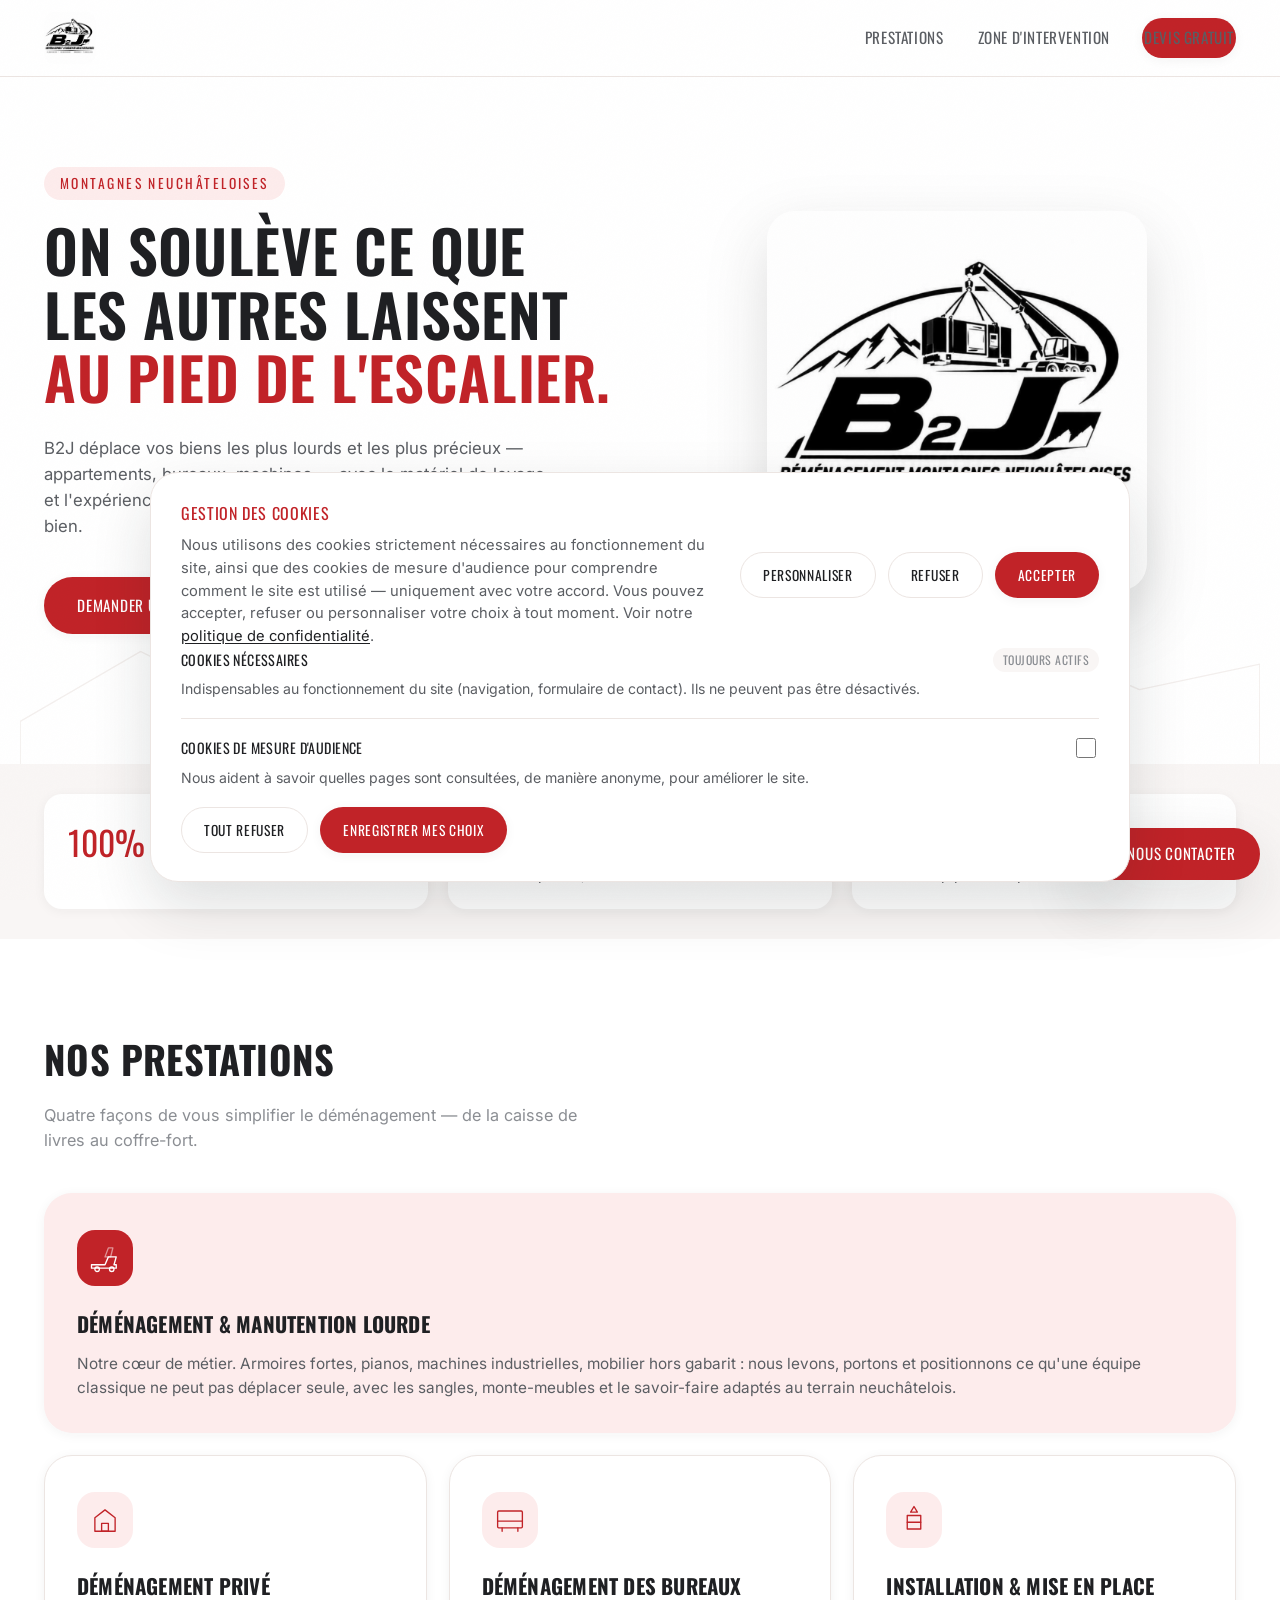
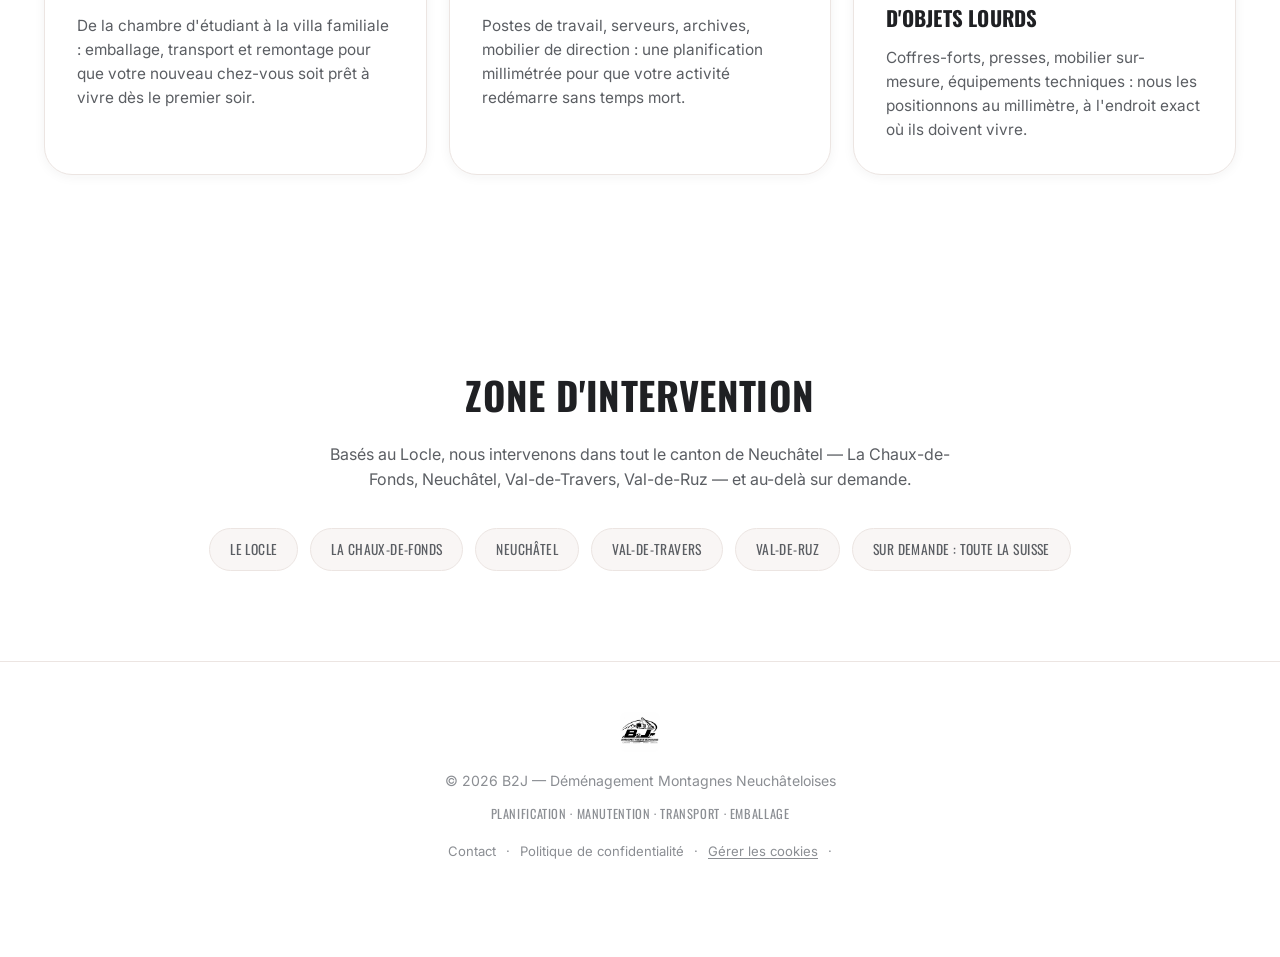
<file: index.html>
<!DOCTYPE html>
<html lang="fr">
<head>
<meta charset="UTF-8">
<meta name="viewport" content="width=device-width, initial-scale=1.0">
<title>B2J — Déménagement &amp; Manutention Lourde, Montagnes Neuchâteloises</title>
<meta name="description" content="B2J, spécialiste du déménagement et de la manutention lourde dans les Montagnes Neuchâteloises : déménagement privé, bureaux, installation d'objets lourds.">
<link rel="icon" href="logo.png">
<link rel="preconnect" href="https://fonts.googleapis.com">
<link rel="preconnect" href="https://fonts.gstatic.com" crossorigin>
<link href="https://fonts.googleapis.com/css2?family=Oswald:wght@400;500;600;700&family=Inter:wght@400;500;600&display=swap" rel="stylesheet">
<link rel="stylesheet" href="style.css">
</head>
<body class="has-float">

<div class="grain"></div>

<!-- ===== HEADER ===== -->
<header class="site-header" id="top">
  <div class="header-inner">
    <a class="brand" href="#top">
      <img src="logo.png" alt="B2J Déménagement" class="brand-logo">
    </a>
    <nav class="main-nav" id="mainNav">
      <a href="#prestations">Prestations</a>
      <a href="#zone">Zone d'intervention</a>
      <a href="contact.html" class="nav-cta">Devis gratuit</a>
    </nav>
    <button class="nav-toggle" id="navToggle" aria-label="Ouvrir le menu" aria-expanded="false">
      <span></span><span></span><span></span>
    </button>
  </div>
</header>

<!-- ===== HERO ===== -->
<section class="hero">
  <div class="hero-peaks" aria-hidden="true">
    <svg viewBox="0 0 1440 220" preserveAspectRatio="none">
      <polyline points="0,220 0,150 140,40 260,120 400,20 520,110 660,60 780,140 900,50 1040,130 1180,30 1300,100 1440,60 1440,220" />
    </svg>
  </div>

  <div class="hero-inner">
    <p class="hero-kicker">Montagnes Neuchâteloises</p>
    <h1 class="hero-title">
      On soulève ce que<br>
      les autres laissent<br>
      <span class="hero-title-accent">au pied de l'escalier.</span>
    </h1>
    <p class="hero-sub">
      B2J déplace vos biens les plus lourds et les plus précieux — appartements, bureaux, machines —
      avec le matériel de levage et l'expérience du terrain qu'il faut pour le faire une seule fois, bien.
    </p>
    <div class="hero-actions">
      <a href="contact.html" class="btn btn-primary">Demander un devis</a>
      <a href="#prestations" class="btn btn-ghost">Voir les prestations</a>
    </div>
  </div>

  <div class="hero-figure" aria-hidden="true">
    <img src="logo.png" alt="">
  </div>
</section>

<!-- ===== STRIP STATS ===== -->
<section class="strip">
  <div class="strip-inner">
    <div class="strip-item">
      <span class="strip-num">100%</span>
      <span class="strip-label">Dans toute la Suisse.</span>
    </div>
    <div class="strip-item">
      <span class="strip-num">4</span>
      <span class="strip-label">Métiers réunis : planifier, manutentionner, transporter, emballer</span>
    </div>
    <div class="strip-item">
      <span class="strip-num">+0</span>
      <span class="strip-label">Objet trop lourd, trop encombrant ou trop précaire pour nous</span>
    </div>
  </div>
</section>

<!-- ===== PRESTATIONS ===== -->
<section class="prestations" id="prestations">
  <div class="section-head">
    <h2>Nos prestations</h2>
    <p>Quatre façons de vous simplifier le déménagement — de la caisse de livres au coffre-fort.</p>
  </div>

  <div class="service-grid">

    <article class="service-card service-card--wide">
      <div class="service-icon" aria-hidden="true">
        <svg viewBox="0 0 64 64"><path d="M8 44h24l6-14h14l-4 14h4v6H8z"/><circle cx="18" cy="52" r="4"/><circle cx="44" cy="52" r="4"/><path d="M32 30l6-16h8l-4 16z" opacity=".5"/></svg>
      </div>
      <h3>Déménagement &amp; manutention lourde</h3>
      <p>Notre cœur de métier. Armoires fortes, pianos, machines industrielles, mobilier hors gabarit :
      nous levons, portons et positionnons ce qu'une équipe classique ne peut pas déplacer seule,
      avec les sangles, monte-meubles et le savoir-faire adaptés au terrain neuchâtelois.</p>
    </article>

    <article class="service-card">
      <div class="service-icon" aria-hidden="true">
        <svg viewBox="0 0 64 64"><path d="M14 28l18-14 18 14v24H14z"/><rect x="26" y="38" width="12" height="14"/></svg>
      </div>
      <h3>Déménagement privé</h3>
      <p>De la chambre d'étudiant à la villa familiale : emballage, transport et remontage
      pour que votre nouveau chez-vous soit prêt à vivre dès le premier soir.</p>
    </article>

    <article class="service-card">
      <div class="service-icon" aria-hidden="true">
        <svg viewBox="0 0 64 64"><rect x="10" y="16" width="44" height="30" rx="2"/><path d="M18 46v6M46 46v6M10 34h44"/></svg>
      </div>
      <h3>Déménagement des bureaux</h3>
      <p>Postes de travail, serveurs, archives, mobilier de direction : une planification
      millimétrée pour que votre activité redémarre sans temps mort.</p>
    </article>

    <article class="service-card">
      <div class="service-icon" aria-hidden="true">
        <svg viewBox="0 0 64 64"><path d="M32 8l6 10h-12z"/><rect x="20" y="24" width="24" height="24"/><path d="M20 36h24"/></svg>
      </div>
      <h3>Installation &amp; mise en place d'objets lourds</h3>
      <p>Coffres-forts, presses, mobilier sur-mesure, équipements techniques :
      nous les positionnons au millimètre, à l'endroit exact où ils doivent vivre.</p>
    </article>

  </div>
</section>

<!-- ===== ZONE ===== -->
<section class="zone" id="zone">
  <div class="zone-inner">
    <h2>Zone d'intervention</h2>
    <p>Basés au Locle, nous intervenons dans tout le canton de Neuchâtel — La Chaux-de-Fonds,
    Neuchâtel, Val-de-Travers, Val-de-Ruz — et au-delà sur demande.</p>
    <div class="zone-tags">
      <span>Le Locle</span>
      <span>La Chaux-de-Fonds</span>
      <span>Neuchâtel</span>
      <span>Val-de-Travers</span>
      <span>Val-de-Ruz</span>
      <span>Sur demande : toute la Suisse</span>
    </div>
  </div>
</section>

<!-- ===== FOOTER ===== -->
<footer class="site-footer">
  <div class="footer-inner">
    <img src="logo.png" alt="B2J Déménagement" class="footer-logo">
    <p>© <span id="year"></span> B2J — Déménagement Montagnes Neuchâteloises</p>
    <p class="footer-tags">Planification · Manutention · Transport · Emballage</p>
    <p class="footer-legal">
      <a href="contact.html">Contact</a>
      <span aria-hidden="true">·</span>
      <a href="privacy.html">Politique de confidentialité</a>
      <span aria-hidden="true">·</span>
      <button type="button" id="openCookieSettings" class="footer-legal-btn">Gérer les cookies</button>
      <span aria-hidden="true">·</span>
    </p>
  </div>
</footer>

<!-- ===== LIEN DE CONTACT FLOTTANT ===== -->
<a href="contact.html" class="float-contact" aria-label="Nous contacter">
  <svg viewBox="0 0 24 24" aria-hidden="true"><path d="M3 6h18v12H3z"/><path d="M3 7l9 7 9-7"/></svg>
  <span>Nous contacter</span>
</a>

<!-- ===== COOKIE CONSENT ===== -->
<div class="cookie-banner" id="cookieBanner" role="dialog" aria-modal="false" aria-labelledby="cookieTitle" hidden>
  <div class="cookie-banner-inner">

    <div class="cookie-main" id="cookieMain">
      <div class="cookie-text">
        <p id="cookieTitle" class="cookie-title">Gestion des cookies</p>
        <p>Nous utilisons des cookies strictement nécessaires au fonctionnement du site, ainsi que
        des cookies de mesure d'audience pour comprendre comment le site est utilisé — uniquement
        avec votre accord. Vous pouvez accepter, refuser ou personnaliser votre choix à tout moment.
        Voir notre <a href="privacy.html">politique de confidentialité</a>.</p>
      </div>
      <div class="cookie-actions">
        <button type="button" class="btn btn-ghost btn-sm" id="cookieCustomize">Personnaliser</button>
        <button type="button" class="btn btn-ghost btn-sm" id="cookieReject">Refuser</button>
        <button type="button" class="btn btn-primary btn-sm" id="cookieAccept">Accepter</button>
      </div>
    </div>

    <div class="cookie-detail" id="cookieDetail" hidden>
      <div class="cookie-option">
        <div class="cookie-option-head">
          <span>Cookies nécessaires</span>
          <span class="cookie-toggle cookie-toggle--locked" aria-hidden="true">Toujours actifs</span>
        </div>
        <p>Indispensables au fonctionnement du site (navigation, formulaire de contact). Ils ne peuvent pas être désactivés.</p>
      </div>
      <div class="cookie-option">
        <div class="cookie-option-head">
          <label for="cookieAnalytics">Cookies de mesure d'audience</label>
          <input type="checkbox" id="cookieAnalytics">
        </div>
        <p>Nous aident à savoir quelles pages sont consultées, de manière anonyme, pour améliorer le site.</p>
      </div>
      <div class="cookie-actions">
        <button type="button" class="btn btn-ghost btn-sm" id="cookieRejectAll2">Tout refuser</button>
        <button type="button" class="btn btn-primary btn-sm" id="cookieSavePrefs">Enregistrer mes choix</button>
      </div>
    </div>

  </div>
</div>

<script src="script.js"></script>
</body>
</html>
</file>
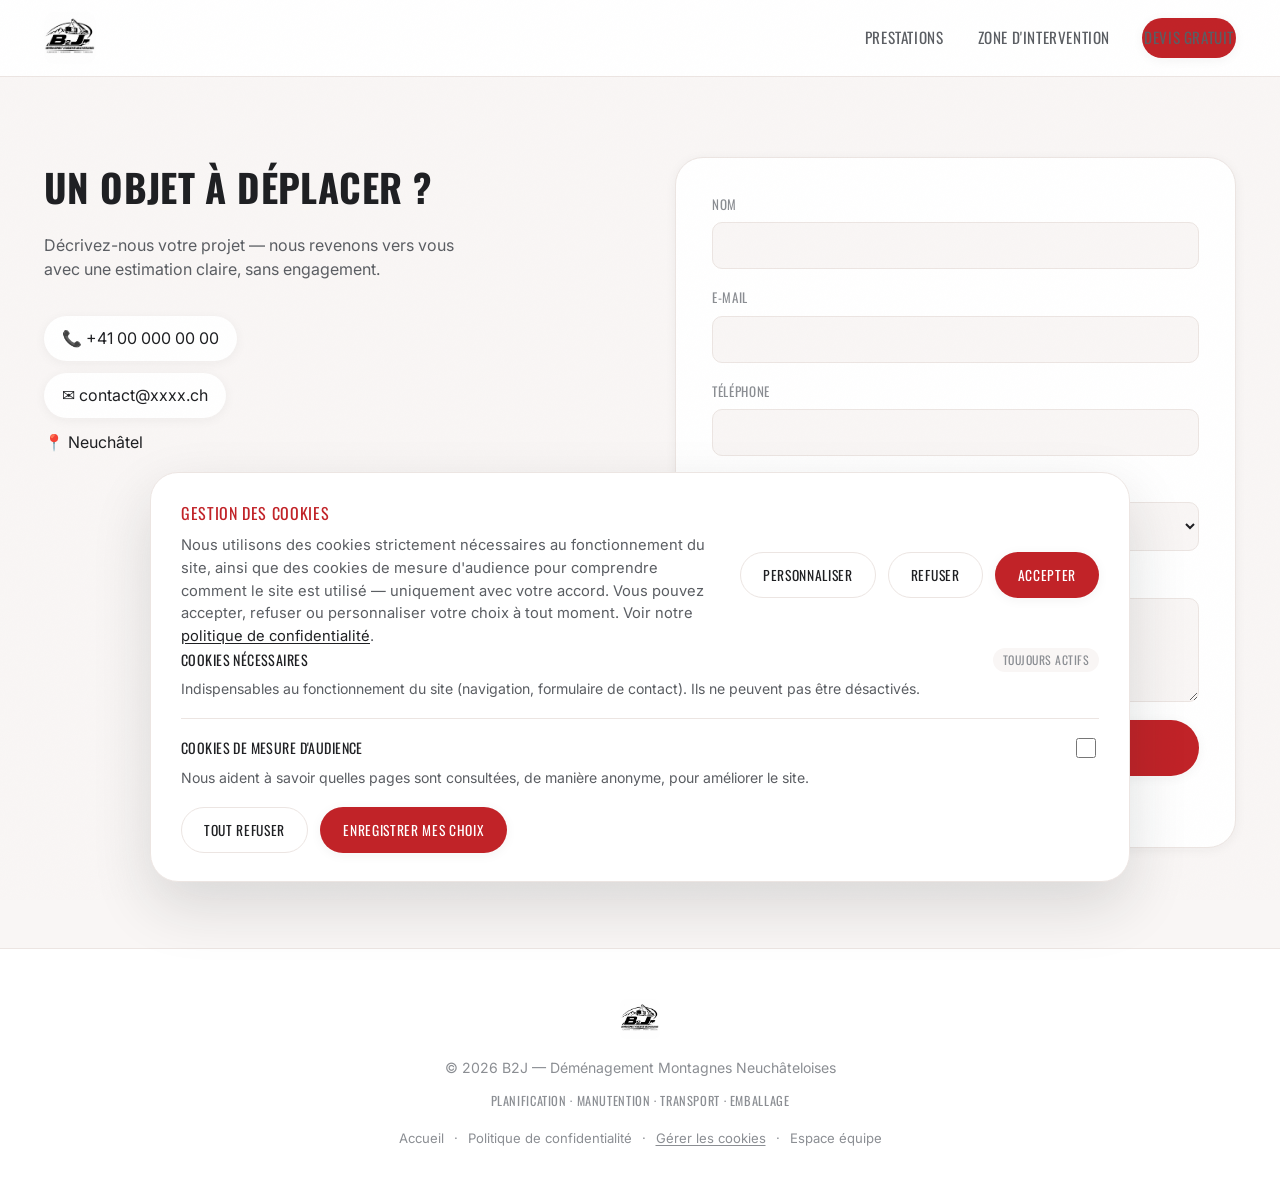
<file: contact.html>
<!DOCTYPE html>
<html lang="fr">
<head>
<meta charset="UTF-8">
<meta name="viewport" content="width=device-width, initial-scale=1.0">
<title>Contact &amp; devis — B2J Déménagement</title>
<meta name="description" content="Contactez B2J pour un devis gratuit : déménagement privé, bureaux, manutention lourde et installation d'objets lourds dans les Montagnes Neuchâteloises.">
<link rel="icon" href="logo.png">
<link rel="preconnect" href="https://fonts.googleapis.com">
<link rel="preconnect" href="https://fonts.gstatic.com" crossorigin>
<link href="https://fonts.googleapis.com/css2?family=Oswald:wght@400;500;600;700&family=Inter:wght@400;500;600&display=swap" rel="stylesheet">
<link rel="stylesheet" href="style.css">
</head>
<body>

<div class="grain"></div>

<!-- ===== HEADER ===== -->
<header class="site-header" id="top">
  <div class="header-inner">
    <a class="brand" href="index.html">
      <img src="logo.png" alt="B2J Déménagement" class="brand-logo">
    </a>
    <nav class="main-nav" id="mainNav">
      <a href="index.html#prestations">Prestations</a>
      <a href="index.html#zone">Zone d'intervention</a>
      <a href="contact.html" class="nav-cta" aria-current="page">Devis gratuit</a>
    </nav>
    <button class="nav-toggle" id="navToggle" aria-label="Ouvrir le menu" aria-expanded="false">
      <span></span><span></span><span></span>
    </button>
  </div>
</header>

<!-- ===== CONTACT ===== -->
<section class="contact contact--page" id="contact">
  <div class="contact-inner">
    <div class="contact-text">
      <h1>Un objet à déplacer ?</h1>
      <p>Décrivez-nous votre projet — nous revenons vers vous avec une estimation claire,
      sans engagement.</p>
      <div class="contact-details">
        <a href="tel:+41000000000">📞 +41 00 000 00 00</a>
        <a href="mailto:contact@b2j-demenagement.ch">✉️ contact@xxxx.ch</a>
        <span>📍 Neuchâtel</span>
      </div>
    </div>

    <form class="contact-form" id="contactForm" novalidate>
      <div class="form-row">
        <label for="name">Nom</label>
        <input type="text" id="name" name="name" required>
      </div>
      <div class="form-row">
        <label for="email">E-mail</label>
        <input type="email" id="email" name="email" required>
      </div>
      <div class="form-row">
        <label for="phone">Téléphone</label>
        <input type="tel" id="phone" name="phone">
      </div>
      <div class="form-row">
        <label for="service">Type de prestation</label>
        <select id="service" name="service">
          <option value="lourde">Déménagement &amp; manutention lourde</option>
          <option value="prive">Déménagement privé</option>
          <option value="bureaux">Déménagement des bureaux</option>
          <option value="installation">Installation d'objets lourds</option>
        </select>
      </div>
      <div class="form-row">
        <label for="message">Votre projet</label>
        <textarea id="message" name="message" rows="4" required></textarea>
      </div>
      <button type="submit" class="btn btn-primary btn-block">Envoyer la demande</button>
      <p class="form-status" id="formStatus" role="status"></p>
    </form>
  </div>
</section>

<!-- ===== FOOTER ===== -->
<footer class="site-footer">
  <div class="footer-inner">
    <img src="logo.png" alt="B2J Déménagement" class="footer-logo">
    <p>© <span id="year"></span> B2J — Déménagement Montagnes Neuchâteloises</p>
    <p class="footer-tags">Planification · Manutention · Transport · Emballage</p>
    <p class="footer-legal">
      <a href="index.html">Accueil</a>
      <span aria-hidden="true">·</span>
      <a href="privacy.html">Politique de confidentialité</a>
      <span aria-hidden="true">·</span>
      <button type="button" id="openCookieSettings" class="footer-legal-btn">Gérer les cookies</button>
      <span aria-hidden="true">·</span>
      <a href="login.html">Espace équipe</a>
    </p>
  </div>
</footer>

<!-- ===== COOKIE CONSENT ===== -->
<div class="cookie-banner" id="cookieBanner" role="dialog" aria-modal="false" aria-labelledby="cookieTitle" hidden>
  <div class="cookie-banner-inner">

    <div class="cookie-main" id="cookieMain">
      <div class="cookie-text">
        <p id="cookieTitle" class="cookie-title">Gestion des cookies</p>
        <p>Nous utilisons des cookies strictement nécessaires au fonctionnement du site, ainsi que
        des cookies de mesure d'audience pour comprendre comment le site est utilisé — uniquement
        avec votre accord. Vous pouvez accepter, refuser ou personnaliser votre choix à tout moment.
        Voir notre <a href="privacy.html">politique de confidentialité</a>.</p>
      </div>
      <div class="cookie-actions">
        <button type="button" class="btn btn-ghost btn-sm" id="cookieCustomize">Personnaliser</button>
        <button type="button" class="btn btn-ghost btn-sm" id="cookieReject">Refuser</button>
        <button type="button" class="btn btn-primary btn-sm" id="cookieAccept">Accepter</button>
      </div>
    </div>

    <div class="cookie-detail" id="cookieDetail" hidden>
      <div class="cookie-option">
        <div class="cookie-option-head">
          <span>Cookies nécessaires</span>
          <span class="cookie-toggle cookie-toggle--locked" aria-hidden="true">Toujours actifs</span>
        </div>
        <p>Indispensables au fonctionnement du site (navigation, formulaire de contact). Ils ne peuvent pas être désactivés.</p>
      </div>
      <div class="cookie-option">
        <div class="cookie-option-head">
          <label for="cookieAnalytics">Cookies de mesure d'audience</label>
          <input type="checkbox" id="cookieAnalytics">
        </div>
        <p>Nous aident à savoir quelles pages sont consultées, de manière anonyme, pour améliorer le site.</p>
      </div>
      <div class="cookie-actions">
        <button type="button" class="btn btn-ghost btn-sm" id="cookieRejectAll2">Tout refuser</button>
        <button type="button" class="btn btn-primary btn-sm" id="cookieSavePrefs">Enregistrer mes choix</button>
      </div>
    </div>

  </div>
</div>

<script src="script.js"></script>
</body>
</html>
</file>
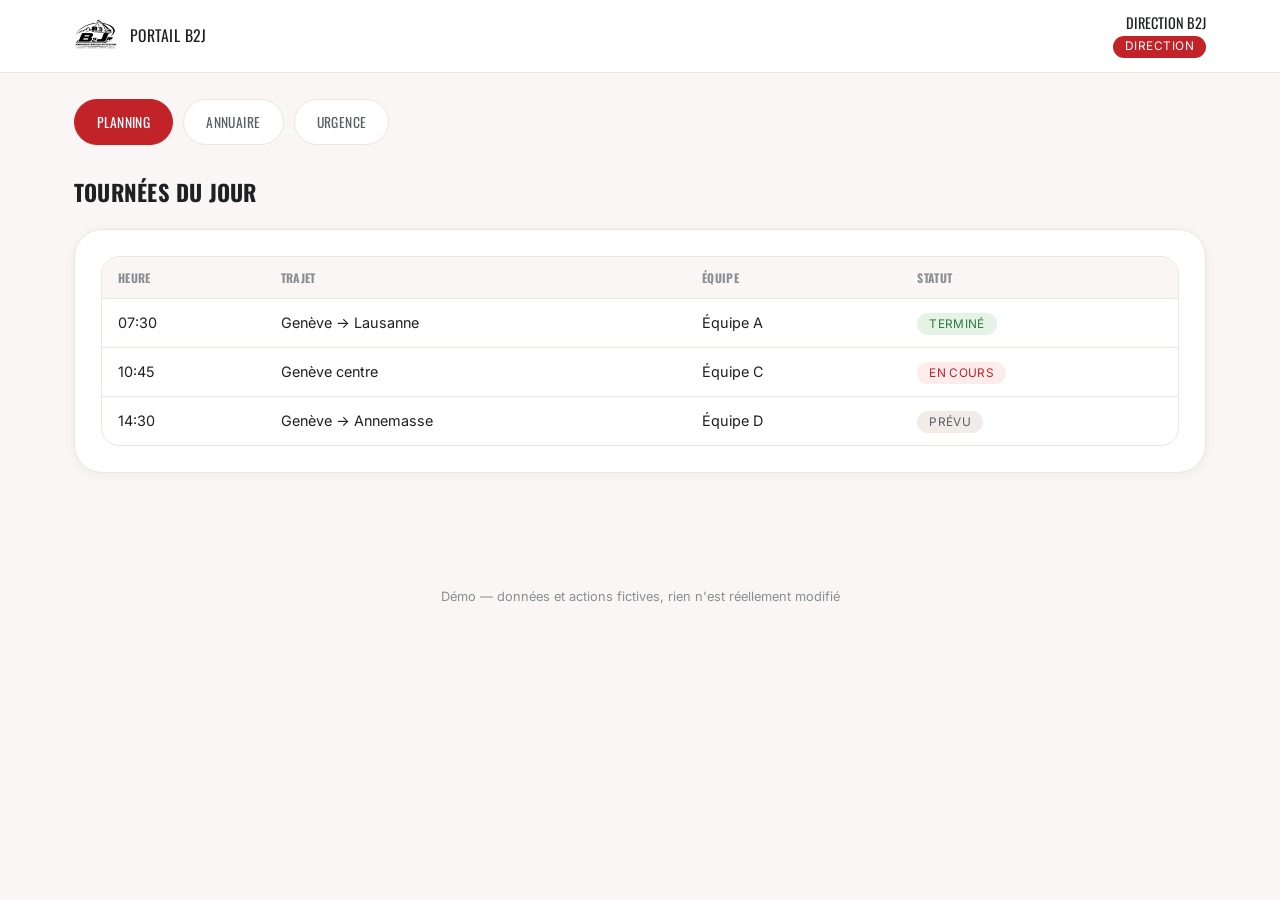
<file: portail-demo.html>
<!DOCTYPE html>
<html lang="fr">
<head>
<meta charset="UTF-8">
<meta name="viewport" content="width=device-width, initial-scale=1, viewport-fit=cover">
<title>Portail — B2J (démo)</title>
<link rel="preconnect" href="https://fonts.googleapis.com">
<link rel="preconnect" href="https://fonts.gstatic.com" crossorigin>
<link href="https://fonts.googleapis.com/css2?family=Oswald:wght@400;500;600;700&family=Inter:wght@400;500;600&display=swap" rel="stylesheet">
<style>
:root{
  --white:#ffffff; --paper:#f9f6f5; --paper-2:#f2ece9;
  --ink:#1f2023; --steel:#5b5e63; --steel-dim:#8b8e93; --line:#ece5e2;
  --red:#c12328; --red-dark:#9e1a1e; --red-tint:#fdecec;
  --green:#2f7a3d; --green-tint:#e4f3e6;
  --font-display:'Oswald','Arial Narrow',sans-serif;
  --font-body:'Inter',system-ui,sans-serif;
  --radius-sm:10px; --radius-md:18px; --radius-lg:28px; --radius-pill:999px;
  --shadow-sm:0 2px 12px rgba(31,32,35,.05);
  --shadow-lg:0 24px 60px rgba(31,32,35,.14);
  box-sizing:border-box; padding-top:env(safe-area-inset-top,0px); padding-bottom:env(safe-area-inset-bottom,0px);
}
*,*::before,*::after{box-sizing:inherit}
html{scroll-padding-top:env(safe-area-inset-top,0px)}
body{margin:0;background:var(--paper);color:var(--ink);font-family:var(--font-body);line-height:1.5}
h1,h2{font-family:var(--font-display);text-transform:uppercase;letter-spacing:.01em;margin:0;color:var(--ink)}

.portal-header{background:var(--white);border-bottom:1px solid var(--line);position:sticky;top:0;z-index:10}
.portal-header-inner{max-width:1180px;margin:0 auto;padding:calc(14px + env(safe-area-inset-top,0px)) 24px 14px;display:flex;align-items:center;justify-content:space-between;gap:20px;flex-wrap:wrap}
.brand{display:flex;align-items:center;gap:12px}
.brand img{height:44px;width:auto;border-radius:8px}
.brand-name{font-family:var(--font-display);font-size:.98rem;text-transform:uppercase;letter-spacing:.03em}
.portal-user-info{display:flex;flex-direction:column;align-items:flex-end;line-height:1.3}
.portal-user-name{font-family:var(--font-display);font-size:.9rem;text-transform:uppercase}
.portal-role-badge{font-size:.74rem;color:var(--white);background:var(--red);padding:3px 12px;margin-top:3px;letter-spacing:.04em;text-transform:uppercase;border-radius:var(--radius-pill)}

.portal-tabs{max-width:1180px;margin:26px auto 0;padding:0 24px;display:flex;gap:10px;flex-wrap:wrap}
.portal-tab{font-family:var(--font-display);text-transform:uppercase;letter-spacing:.03em;font-size:.85rem;padding:12px 22px;background:var(--white);border:1px solid var(--line);color:var(--steel);cursor:pointer;border-radius:var(--radius-pill);transition:background .18s ease,color .18s ease}
.portal-tab:hover{color:var(--ink)}
.portal-tab.is-active{background:var(--red);color:var(--white);border-color:var(--red)}

.main{max-width:1180px;margin:0 auto;padding:30px 24px 90px}
.panel{display:none}
.panel.is-active{display:block}
.panel-head{display:flex;justify-content:space-between;align-items:flex-end;flex-wrap:wrap;gap:10px;margin-bottom:20px}
.panel-head h2{font-size:1.4rem}
.panel-hint{color:var(--steel-dim);font-size:.85rem;margin-top:6px}

.card{background:var(--white);border:1px solid var(--line);border-radius:var(--radius-lg);padding:26px;box-shadow:var(--shadow-sm)}
.table-wrap{overflow-x:auto;border:1px solid var(--line);border-radius:var(--radius-md)}
table{width:100%;border-collapse:collapse;font-size:.9rem}
th{text-align:left;background:var(--paper);color:var(--steel-dim);font-family:var(--font-display);text-transform:uppercase;letter-spacing:.03em;font-size:.74rem;padding:12px 16px;border-bottom:1px solid var(--line)}
td{padding:13px 16px;border-bottom:1px solid var(--line);color:var(--ink)}
tr:last-child td{border-bottom:0}
td a{color:var(--ink)}
td a:hover{color:var(--red)}
.status-pill{font-size:.74rem;padding:4px 12px;text-transform:uppercase;letter-spacing:.03em;background:var(--paper-2);color:var(--steel);border-radius:var(--radius-pill)}
.status-termine{background:var(--green-tint);color:var(--green)}
.status-encours{background:var(--red-tint);color:var(--red)}

/* Urgence */
.emergency-box{background:var(--red-tint);border-radius:var(--radius-lg);padding:30px;text-align:center}
.emergency-box p{color:var(--steel);max-width:52ch;margin:10px auto 0}
.status-line{display:inline-flex;align-items:center;gap:10px;margin-bottom:16px;font-family:var(--font-display);text-transform:uppercase;letter-spacing:.03em;font-size:.9rem}
.status-dot{width:10px;height:10px;border-radius:50%;background:var(--green)}
.status-dot.maint{background:var(--red)}
.btn{font-family:var(--font-display);text-transform:uppercase;letter-spacing:.05em;font-size:.95rem;padding:16px 32px;border:1px solid transparent;cursor:pointer;display:inline-block;border-radius:var(--radius-pill);transition:transform .18s ease,box-shadow .18s ease}
.btn-emergency{
  margin-top:22px;
  padding:22px 44px;
  font-size:1.15rem;
  font-weight:700;
  letter-spacing:.08em;
  color:#1a1200;
  border-radius:var(--radius-sm);
  border:3px solid #1f2023;
  background:repeating-linear-gradient(45deg,#f5c000,#f5c000 22px,#1f2023 22px,#1f2023 44px);
  box-shadow:var(--shadow-md);
  text-shadow:0 1px 0 rgba(255,255,255,.35);
}
.btn-emergency:hover{transform:translateY(-2px);box-shadow:var(--shadow-lg)}
.btn-emergency:active{transform:translateY(0)}
.btn-emergency.is-active{
  background:repeating-linear-gradient(45deg,var(--red),var(--red) 22px,#1f2023 22px,#1f2023 44px);
  color:var(--white);
  text-shadow:none;
}

.confirm-backdrop{position:fixed;inset:0;background:rgba(31,32,35,.5);z-index:800;display:none;align-items:center;justify-content:center;padding:20px}
.confirm-backdrop.is-open{display:flex}
.confirm-card{width:100%;max-width:420px;background:var(--white);border-radius:var(--radius-lg);padding:32px;box-shadow:var(--shadow-lg);text-align:left}
.confirm-card h3{font-family:var(--font-display);text-transform:uppercase;font-size:1.05rem;color:var(--red);margin-bottom:12px}
.confirm-card p{color:var(--steel);font-size:.92rem;margin-bottom:20px}
.confirm-actions{display:flex;justify-content:flex-end;gap:12px}
.btn-ghost{background:var(--white);color:var(--ink);border-color:var(--line)}
.btn-ghost:hover{border-color:var(--red);color:var(--red)}
.btn-sm{padding:12px 22px;font-size:.85rem}

.demo-note{margin-top:24px;font-size:.8rem;color:var(--steel-dim);text-align:center}
</style>
</head>
<body>

<header class="portal-header">
  <div class="portal-header-inner">
    <div class="brand">
      <img src="[data-uri]" alt="B2J">
      <span class="brand-name">Portail B2J</span>
    </div>
    <div class="portal-user-info">
      <span class="portal-user-name">Direction B2J</span>
      <span class="portal-role-badge">Direction</span>
    </div>
  </div>
</header>

<nav class="portal-tabs" id="portalTabs">
  <button class="portal-tab is-active" data-tab="planning">Planning</button>
  <button class="portal-tab" data-tab="annuaire">Annuaire</button>
  <button class="portal-tab" data-tab="urgence">Urgence</button>
</nav>

<main class="main">

  <section class="panel is-active" id="panel-planning">
    <div class="panel-head"><h2>Tournées du jour</h2></div>
    <div class="card">
      <div class="table-wrap">
        <table>
          <tr><th>Heure</th><th>Trajet</th><th>Équipe</th><th>Statut</th></tr>
          <tr><td>07:30</td><td>Genève → Lausanne</td><td>Équipe A</td><td><span class="status-pill status-termine">Terminé</span></td></tr>
          <tr><td>10:45</td><td>Genève centre</td><td>Équipe C</td><td><span class="status-pill status-encours">En cours</span></td></tr>
          <tr><td>14:30</td><td>Genève → Annemasse</td><td>Équipe D</td><td><span class="status-pill">Prévu</span></td></tr>
        </table>
      </div>
    </div>
  </section>

  <section class="panel" id="panel-annuaire">
    <div class="panel-head">
      <h2>Annuaire du personnel</h2>
    </div>
    <p class="panel-hint">Toutes les adresses utilisent le domaine @b2jentreprise.ch.</p>
    <div class="card" style="margin-top:16px">
      <div class="table-wrap">
        <table>
          <tr><th>Nom</th><th>Rôle</th><th>Téléphone</th><th>E-mail</th></tr>
          <tr><td>Direction B2J</td><td>Direction</td><td><a href="tel:+41791234501">079 123 45 01</a></td><td><a href="mailto:direction@b2jentreprise.ch">direction@b2jentreprise.ch</a></td></tr>
          <tr><td>Secrétariat</td><td>Secrétaire</td><td><a href="tel:+41791234502">079 123 45 02</a></td><td><a href="mailto:secretariat@b2jentreprise.ch">secretariat@b2jentreprise.ch</a></td></tr>
          <tr><td>Marc Dubois</td><td>Employé</td><td><a href="tel:+41791234503">079 123 45 03</a></td><td><a href="mailto:m.dubois@b2jentreprise.ch">m.dubois@b2jentreprise.ch</a></td></tr>
          <tr><td>Julien Perret</td><td>Employé</td><td><a href="tel:+41791234504">079 123 45 04</a></td><td><a href="mailto:j.perret@b2jentreprise.ch">j.perret@b2jentreprise.ch</a></td></tr>
          <tr><td>Karim Amrani</td><td>Employé</td><td><a href="tel:+41791234505">079 123 45 05</a></td><td><a href="mailto:k.amrani@b2jentreprise.ch">k.amrani@b2jentreprise.ch</a></td></tr>
        </table>
      </div>
    </div>
  </section>

  <section class="panel" id="panel-urgence">
    <div class="panel-head"><h2>Urgence — maintenance</h2></div>
    <div class="emergency-box">
      <div class="status-line"><span class="status-dot" id="statusDot"></span><span id="statusText">Systèmes en ligne</span></div>
      <p>En cas d'incident, ce bouton bascule le site et le portail en mode maintenance pour tous les visiteurs. Une confirmation est demandée avant activation.</p>
      <div>
        <button class="btn btn-emergency" id="emergencyBtn">⚠ MAINTENANCE ⚠</button>
      </div>
    </div>
  </section>

</main>

<div class="confirm-backdrop" id="confirmBackdrop">
  <div class="confirm-card">
    <h3 id="confirmTitle">Confirmer l'activation</h3>
    <p id="confirmText">Le site et le portail vont afficher une page de maintenance pour tous les visiteurs. Confirmer ?</p>
    <div class="confirm-actions">
      <button class="btn btn-ghost btn-sm" id="confirmCancel">Annuler</button>
      <button class="btn btn-emergency btn-sm" id="confirmOk">Confirmer</button>
    </div>
  </div>
</div>

<p class="demo-note">Démo — données et actions fictives, rien n'est réellement modifié</p>

<script>
// Tabs
const tabs = document.querySelectorAll('.portal-tab');
const panels = { planning: panel('planning'), annuaire: panel('annuaire'), urgence: panel('urgence') };
function panel(k){ return document.getElementById('panel-' + k); }
tabs.forEach(t => t.addEventListener('click', () => {
  tabs.forEach(x => x.classList.toggle('is-active', x === t));
  Object.entries(panels).forEach(([k, el]) => el.classList.toggle('is-active', k === t.dataset.tab));
}));

// Emergency button (demo only)
let maintenance = false;
const btn = document.getElementById('emergencyBtn');
const dot = document.getElementById('statusDot');
const statusText = document.getElementById('statusText');
const backdrop = document.getElementById('confirmBackdrop');
const confirmTitle = document.getElementById('confirmTitle');
const confirmText = document.getElementById('confirmText');

btn.addEventListener('click', () => {
  confirmTitle.textContent = maintenance ? 'Confirmer la remise en ligne' : "Confirmer l'activation";
  confirmText.textContent = maintenance
    ? 'Le site et le portail redeviennent accessibles normalement. Confirmer ?'
    : 'Le site et le portail vont afficher une page de maintenance pour tous les visiteurs. Confirmer ?';
  backdrop.classList.add('is-open');
});
document.getElementById('confirmCancel').addEventListener('click', () => backdrop.classList.remove('is-open'));
document.getElementById('confirmOk').addEventListener('click', () => {
  maintenance = !maintenance;
  backdrop.classList.remove('is-open');
  dot.classList.toggle('maint', maintenance);
  statusText.textContent = maintenance ? 'Mode maintenance actif' : 'Systèmes en ligne';
  btn.textContent = maintenance ? '■ ARRÊTER LA MAINTENANCE ■' : '⚠ MAINTENANCE ⚠';
  btn.classList.toggle('is-active', maintenance);
});
</script>
</body>
</html>
</file>
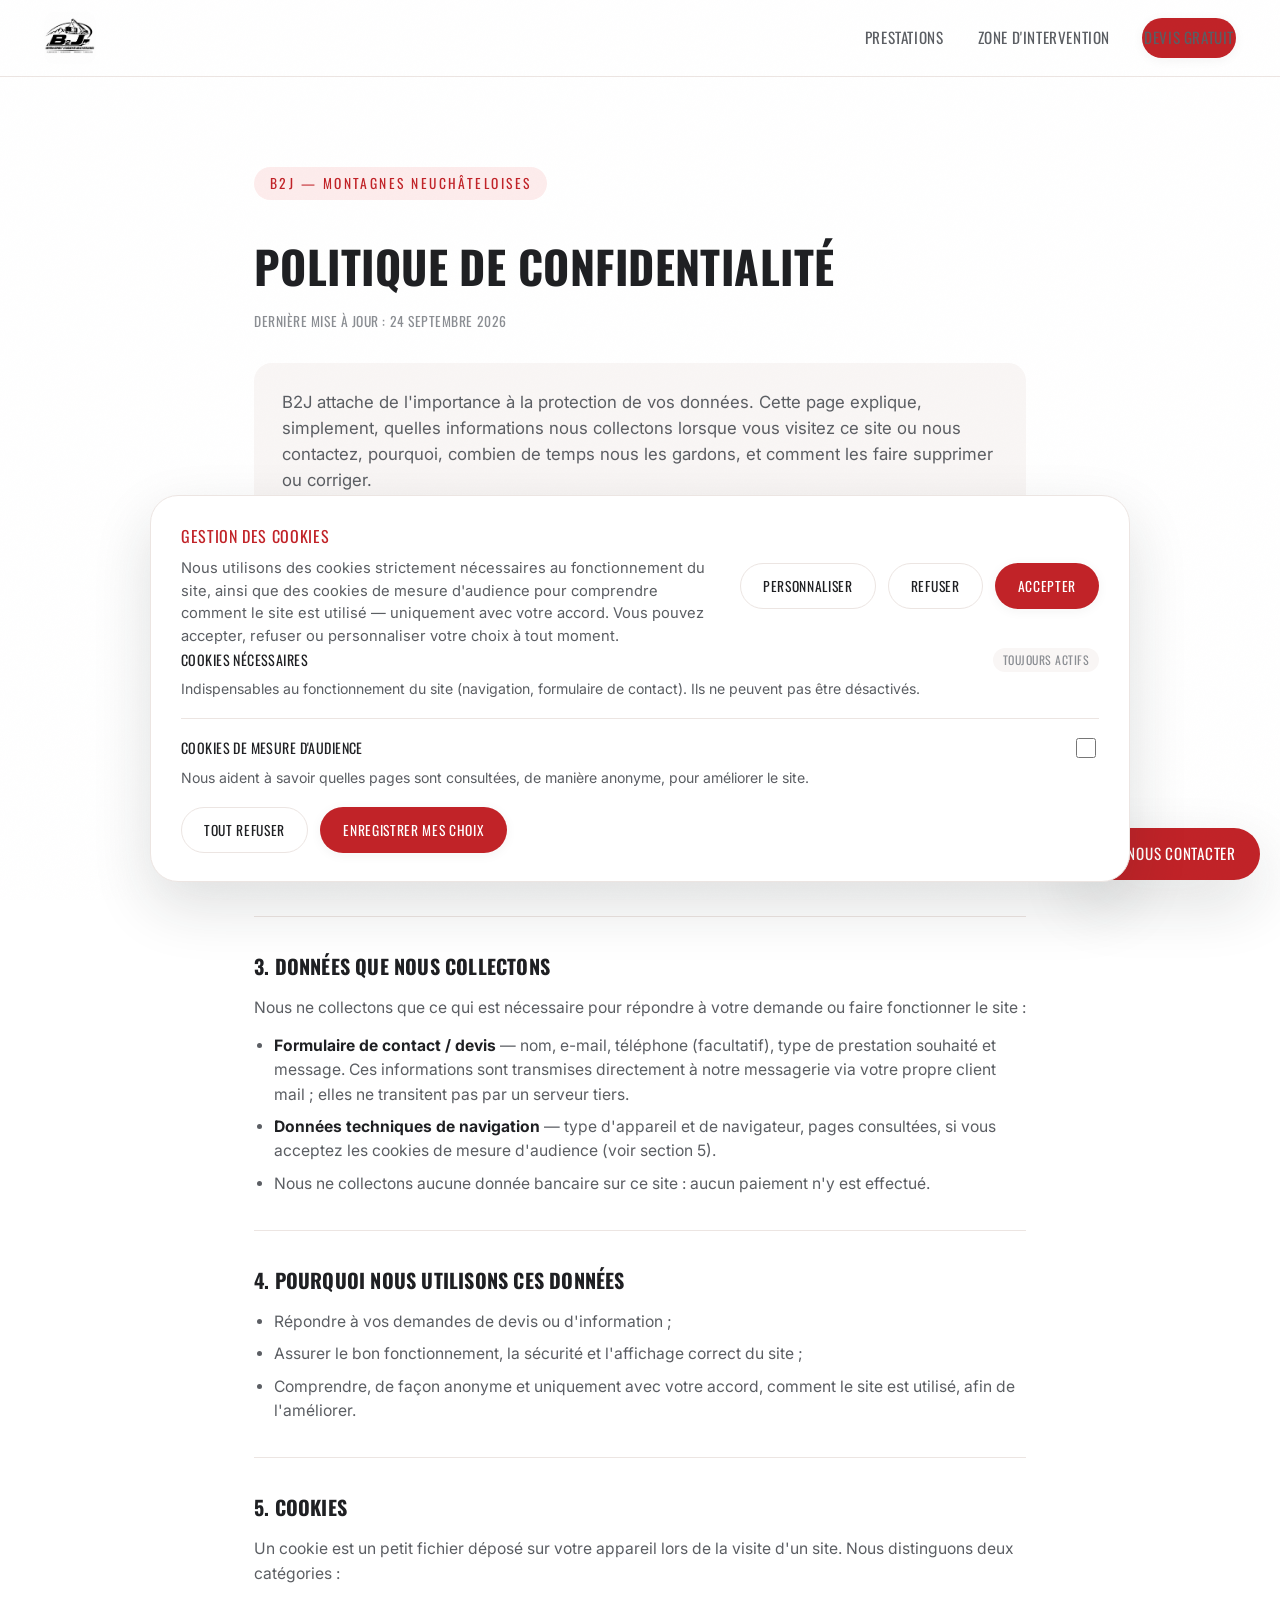
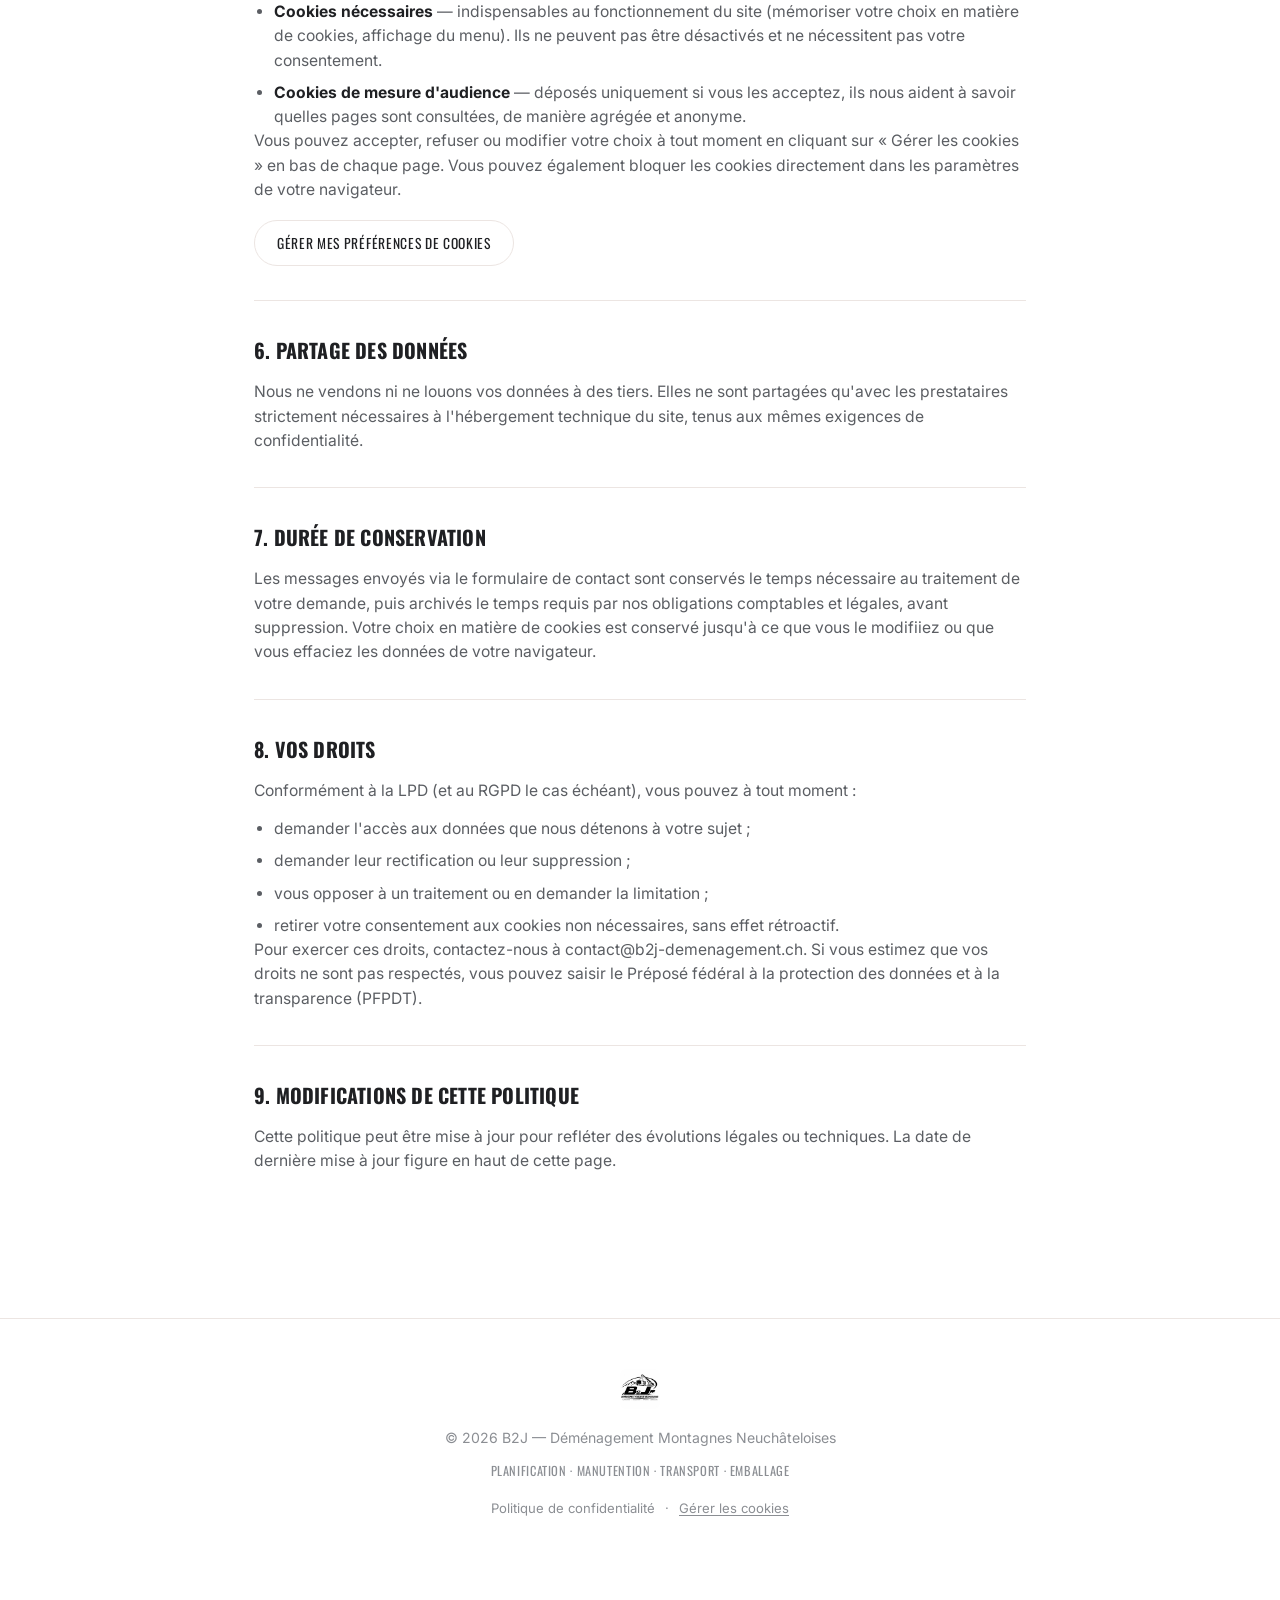
<file: privacy.html>
<!DOCTYPE html>
<html lang="fr">
<head>
<meta charset="UTF-8">
<meta name="viewport" content="width=device-width, initial-scale=1.0">
<title>Politique de confidentialité — B2J Déménagement</title>
<meta name="description" content="Politique de confidentialité de B2J — Déménagement &amp; Manutention Lourde, Montagnes Neuchâteloises : données collectées, cookies, vos droits.">
<link rel="icon" href="logo.png">
<link rel="preconnect" href="https://fonts.googleapis.com">
<link rel="preconnect" href="https://fonts.gstatic.com" crossorigin>
<link href="https://fonts.googleapis.com/css2?family=Oswald:wght@400;500;600;700&family=Inter:wght@400;500;600&display=swap" rel="stylesheet">
<link rel="stylesheet" href="style.css">
</head>
<body class="has-float">

<div class="grain"></div>

<!-- ===== HEADER ===== -->
<header class="site-header" id="top">
  <div class="header-inner">
    <a class="brand" href="index.html">
      <img src="logo.png" alt="B2J Déménagement" class="brand-logo">
    </a>
    <nav class="main-nav" id="mainNav">
      <a href="index.html#prestations">Prestations</a>
      <a href="index.html#zone">Zone d'intervention</a>
      <a href="contact.html" class="nav-cta">Devis gratuit</a>
    </nav>
    <button class="nav-toggle" id="navToggle" aria-label="Ouvrir le menu" aria-expanded="false">
      <span></span><span></span><span></span>
    </button>
  </div>
</header>

<!-- ===== POLICY CONTENT ===== -->
<section class="legal">
  <div class="legal-inner">

    <p class="hero-kicker">B2J — Montagnes Neuchâteloises</p>
    <h1 class="legal-title">Politique de confidentialité</h1>
    <p class="legal-updated">Dernière mise à jour : 24 septembre 2026</p>

    <p class="legal-lede">
      B2J attache de l'importance à la protection de vos données. Cette page explique, simplement,
      quelles informations nous collectons lorsque vous visitez ce site ou nous contactez, pourquoi,
      combien de temps nous les gardons, et comment les faire supprimer ou corriger.
    </p>

    <article class="legal-block">
      <h2>1. Qui est responsable de vos données</h2>
      <p>
        Le présent site est édité par B2J — Déménagement &amp; Manutention Lourde, active dans les
        Montagnes Neuchâteloises (canton de Neuchâtel, Suisse). Pour toute question relative à vos
        données personnelles, vous pouvez nous écrire à
        <a href="mailto:contact@b2j-demenagement.ch">contact@b2j-demenagement.ch</a>
        ou par téléphone au <a href="tel:+41000000000">+41 00 000 00 00</a>.
      </p>
    </article>

    <article class="legal-block">
      <h2>2. Cadre légal applicable</h2>
      <p>
        Ce traitement est régi par la loi fédérale suisse sur la protection des données (LPD) et son
        ordonnance d'application. Si vous nous contactez depuis un pays de l'Union européenne, les
        principes du Règlement général sur la protection des données (RGPD) s'appliquent également
        dans la mesure où ils sont pertinents.
      </p>
    </article>

    <article class="legal-block">
      <h2>3. Données que nous collectons</h2>
      <p>Nous ne collectons que ce qui est nécessaire pour répondre à votre demande ou faire fonctionner le site :</p>
      <ul class="legal-list">
        <li><strong>Formulaire de contact / devis</strong> — nom, e-mail, téléphone (facultatif), type de prestation souhaité et message. Ces informations sont transmises directement à notre messagerie via votre propre client mail ; elles ne transitent pas par un serveur tiers.</li>
        <li><strong>Données techniques de navigation</strong> — type d'appareil et de navigateur, pages consultées, si vous acceptez les cookies de mesure d'audience (voir section 5).</li>
        <li>Nous ne collectons aucune donnée bancaire sur ce site : aucun paiement n'y est effectué.</li>
      </ul>
    </article>

    <article class="legal-block">
      <h2>4. Pourquoi nous utilisons ces données</h2>
      <ul class="legal-list">
        <li>Répondre à vos demandes de devis ou d'information ;</li>
        <li>Assurer le bon fonctionnement, la sécurité et l'affichage correct du site ;</li>
        <li>Comprendre, de façon anonyme et uniquement avec votre accord, comment le site est utilisé, afin de l'améliorer.</li>
      </ul>
    </article>

    <article class="legal-block">
      <h2>5. Cookies</h2>
      <p>Un cookie est un petit fichier déposé sur votre appareil lors de la visite d'un site. Nous distinguons deux catégories :</p>
      <ul class="legal-list">
        <li><strong>Cookies nécessaires</strong> — indispensables au fonctionnement du site (mémoriser votre choix en matière de cookies, affichage du menu). Ils ne peuvent pas être désactivés et ne nécessitent pas votre consentement.</li>
        <li><strong>Cookies de mesure d'audience</strong> — déposés uniquement si vous les acceptez, ils nous aident à savoir quelles pages sont consultées, de manière agrégée et anonyme.</li>
      </ul>
      <p>
        Vous pouvez accepter, refuser ou modifier votre choix à tout moment en cliquant sur
        « Gérer les cookies » en bas de chaque page. Vous pouvez également bloquer les cookies
        directement dans les paramètres de votre navigateur.
      </p>
      <button type="button" id="openCookieSettingsLegal" class="btn btn-ghost btn-sm legal-cookie-btn">Gérer mes préférences de cookies</button>
    </article>

    <article class="legal-block">
      <h2>6. Partage des données</h2>
      <p>
        Nous ne vendons ni ne louons vos données à des tiers. Elles ne sont partagées qu'avec les
        prestataires strictement nécessaires à l'hébergement technique du site, tenus aux mêmes
        exigences de confidentialité.
      </p>
    </article>

    <article class="legal-block">
      <h2>7. Durée de conservation</h2>
      <p>
        Les messages envoyés via le formulaire de contact sont conservés le temps nécessaire au
        traitement de votre demande, puis archivés le temps requis par nos obligations comptables
        et légales, avant suppression. Votre choix en matière de cookies est conservé jusqu'à ce
        que vous le modifiiez ou que vous effaciez les données de votre navigateur.
      </p>
    </article>

    <article class="legal-block">
      <h2>8. Vos droits</h2>
      <p>Conformément à la LPD (et au RGPD le cas échéant), vous pouvez à tout moment :</p>
      <ul class="legal-list">
        <li>demander l'accès aux données que nous détenons à votre sujet ;</li>
        <li>demander leur rectification ou leur suppression ;</li>
        <li>vous opposer à un traitement ou en demander la limitation ;</li>
        <li>retirer votre consentement aux cookies non nécessaires, sans effet rétroactif.</li>
      </ul>
      <p>
        Pour exercer ces droits, contactez-nous à
        <a href="mailto:contact@b2j-demenagement.ch">contact@b2j-demenagement.ch</a>.
        Si vous estimez que vos droits ne sont pas respectés, vous pouvez saisir le Préposé fédéral
        à la protection des données et à la transparence (PFPDT).
      </p>
    </article>

    <article class="legal-block">
      <h2>9. Modifications de cette politique</h2>
      <p>
        Cette politique peut être mise à jour pour refléter des évolutions légales ou techniques.
        La date de dernière mise à jour figure en haut de cette page.
      </p>
    </article>

  </div>
</section>

<!-- ===== FOOTER ===== -->
<footer class="site-footer">
  <div class="footer-inner">
    <img src="logo.png" alt="B2J Déménagement" class="footer-logo">
    <p>© <span id="year"></span> B2J — Déménagement Montagnes Neuchâteloises</p>
    <p class="footer-tags">Planification · Manutention · Transport · Emballage</p>
    <p class="footer-legal">
      <a href="privacy.html">Politique de confidentialité</a>
      <span aria-hidden="true">·</span>
      <button type="button" id="openCookieSettings" class="footer-legal-btn">Gérer les cookies</button>
    </p>
  </div>
</footer>

<!-- ===== LIEN DE CONTACT FLOTTANT ===== -->
<a href="contact.html" class="float-contact" aria-label="Nous contacter">
  <svg viewBox="0 0 24 24" aria-hidden="true"><path d="M3 6h18v12H3z"/><path d="M3 7l9 7 9-7"/></svg>
  <span>Nous contacter</span>
</a>

<!-- ===== COOKIE CONSENT ===== -->
<div class="cookie-banner" id="cookieBanner" role="dialog" aria-modal="false" aria-labelledby="cookieTitle" hidden>
  <div class="cookie-banner-inner">

    <div class="cookie-main" id="cookieMain">
      <div class="cookie-text">
        <p id="cookieTitle" class="cookie-title">Gestion des cookies</p>
        <p>Nous utilisons des cookies strictement nécessaires au fonctionnement du site, ainsi que
        des cookies de mesure d'audience pour comprendre comment le site est utilisé — uniquement
        avec votre accord. Vous pouvez accepter, refuser ou personnaliser votre choix à tout moment.</p>
      </div>
      <div class="cookie-actions">
        <button type="button" class="btn btn-ghost btn-sm" id="cookieCustomize">Personnaliser</button>
        <button type="button" class="btn btn-ghost btn-sm" id="cookieReject">Refuser</button>
        <button type="button" class="btn btn-primary btn-sm" id="cookieAccept">Accepter</button>
      </div>
    </div>

    <div class="cookie-detail" id="cookieDetail" hidden>
      <div class="cookie-option">
        <div class="cookie-option-head">
          <span>Cookies nécessaires</span>
          <span class="cookie-toggle cookie-toggle--locked" aria-hidden="true">Toujours actifs</span>
        </div>
        <p>Indispensables au fonctionnement du site (navigation, formulaire de contact). Ils ne peuvent pas être désactivés.</p>
      </div>
      <div class="cookie-option">
        <div class="cookie-option-head">
          <label for="cookieAnalytics">Cookies de mesure d'audience</label>
          <input type="checkbox" id="cookieAnalytics">
        </div>
        <p>Nous aident à savoir quelles pages sont consultées, de manière anonyme, pour améliorer le site.</p>
      </div>
      <div class="cookie-actions">
        <button type="button" class="btn btn-ghost btn-sm" id="cookieRejectAll2">Tout refuser</button>
        <button type="button" class="btn btn-primary btn-sm" id="cookieSavePrefs">Enregistrer mes choix</button>
      </div>
    </div>

  </div>
</div>

<script src="script.js"></script>
<script>
  document.getElementById('openCookieSettingsLegal')?.addEventListener('click', () => {
    document.getElementById('openCookieSettings').click();
  });
</script>
</body>
</html>
</file>
<file: style.css>
/* =========================================================
   B2J — Déménagement & Manutention Lourde
   Design tokens — v2 "rounded corporate" (style von Bergen SA)
   ---------------------------------------------------------
   Color   : white ground, ink text, red used as brand accent
             (unchanged palette — white + red)
   Type    : Oswald (headings) / Inter (body)
   Layout  : soft, rounded cards & buttons, gentle shadows —
             no clip-paths, no cut corners, no straight-edge plates.
   ========================================================= */

:root{
  --white:        #ffffff;
  --paper:         #f9f6f5;
  --paper-2:       #f2ece9;
  --ink:           #1f2023;
  --steel:         #5b5e63;
  --steel-dim:     #8b8e93;
  --line:          #ece5e2;
  --red:           #c12328;
  --red-dark:      #9e1a1e;
  --red-tint:      #fdecec;

  --font-display: 'Oswald', 'Arial Narrow', sans-serif;
  --font-body: 'Inter', system-ui, sans-serif;

  --radius-sm: 10px;
  --radius-md: 18px;
  --radius-lg: 28px;
  --radius-pill: 999px;

  --shadow-sm: 0 2px 12px rgba(31,32,35,.05);
  --shadow-md: 0 14px 34px rgba(31,32,35,.09);
  --shadow-lg: 0 24px 60px rgba(31,32,35,.14);
}

*, *::before, *::after{ box-sizing: border-box; }

html{ scroll-behavior: smooth; }

body{
  margin:0;
  background: var(--white);
  color: var(--ink);
  font-family: var(--font-body);
  line-height: 1.55;
  -webkit-font-smoothing: antialiased;
}

img{ max-width:100%; display:block; }

a{ color: inherit; text-decoration: none; }

h1,h2,h3{
  font-family: var(--font-display);
  text-transform: uppercase;
  letter-spacing: .01em;
  margin: 0;
  color: var(--ink);
}

p{ margin: 0; }

@media (prefers-reduced-motion: reduce){
  html{ scroll-behavior:auto; }
  *{ animation-duration: .001ms !important; transition-duration: .001ms !important; }
}

/* barely-there paper texture overlay */
.grain{
  position: fixed; inset:0; pointer-events:none; z-index: 500;
  opacity:.02; mix-blend-mode: multiply;
  background-image: url("data:image/svg+xml,%3Csvg xmlns='http://www.w3.org/2000/svg' width='120' height='120'%3E%3Cfilter id='n'%3E%3CfeTurbulence type='fractalNoise' baseFrequency='0.9' numOctaves='2' stitchTiles='stitch'/%3E%3C/filter%3E%3Crect width='100%25' height='100%25' filter='url(%23n)'/%3E%3C/svg%3E");
}

/* =========================================================
   HEADER
   ========================================================= */
.site-header{
  position: sticky; top:0; z-index: 100;
  background: rgba(255,255,255,.92);
  backdrop-filter: blur(8px);
  border-bottom: 1px solid var(--line);
}

.header-inner{
  max-width: 1240px; margin: 0 auto;
  padding: 12px 24px;
  display:flex; align-items:center; justify-content:space-between;
  gap: 24px;
}

.brand-logo{ height: 52px; width:auto; border-radius: 10px; }

.main-nav{
  display:flex; align-items:center; gap: 30px;
  font-family: var(--font-display);
  font-size: .95rem; letter-spacing: .04em; text-transform: uppercase;
}

.main-nav a{ color: var(--steel); position:relative; padding: 8px 2px; border-radius: var(--radius-pill); }
.main-nav a:hover{ color: var(--ink); }
.main-nav a:not(.nav-cta)::after{
  content:''; position:absolute; left:2px; right:2px; bottom:2px; height:2px; width:0;
  background: var(--red); border-radius: var(--radius-pill); transition: width .2s ease;
}
.main-nav a:not(.nav-cta):hover::after{ width: calc(100% - 4px); }

.nav-cta{
  background: var(--red); color: var(--white);
  padding: 11px 22px;
  border-radius: var(--radius-pill);
  box-shadow: var(--shadow-sm);
  transition: background .18s ease, box-shadow .18s ease, transform .18s ease;
}
.nav-cta:hover{ background: var(--red-dark); box-shadow: var(--shadow-md); transform: translateY(-1px); }

.nav-toggle{
  display:none; flex-direction:column; justify-content:center; gap:5px;
  width: 40px; height: 36px; background: var(--paper); border:0; cursor:pointer;
  border-radius: var(--radius-pill);
}
.nav-toggle span{ height:2px; background: var(--steel); width: 18px; margin: 0 auto; border-radius: var(--radius-pill); }

/* =========================================================
   HERO
   ========================================================= */
.hero{
  position: relative;
  padding: 90px 24px 130px;
  overflow: hidden;
  background: var(--white);
  display:grid;
  grid-template-columns: 1.2fr .8fr;
  align-items:center;
  gap: 20px;
  max-width: 1240px;
  margin: 0 auto;
}

.hero-peaks{
  position:absolute; left:0; right:0; bottom:-2px; height: 140px;
  opacity:.6; z-index:0;
}
.hero-peaks svg{ width:100%; height:100%; }
.hero-peaks polyline{
  fill: none; stroke: var(--line); stroke-width: 2; stroke-linejoin: round; stroke-linecap: round;
}

.hero-inner{ position:relative; z-index:2; }

.hero-kicker{
  font-family: var(--font-display);
  color: var(--red);
  letter-spacing: .18em; text-transform: uppercase;
  font-size: .85rem; margin-bottom: 18px;
  display:inline-block;
  background: var(--red-tint);
  padding: 6px 16px;
  border-radius: var(--radius-pill);
}

.hero-title{
  font-size: clamp(2.4rem, 4.6vw, 4rem);
  line-height: 1.08;
  font-weight: 600;
}
.hero-title-accent{ color: var(--red); }

.hero-sub{
  margin-top: 26px; max-width: 46ch;
  color: var(--steel);
  font-size: 1.05rem;
}

.hero-actions{
  margin-top: 38px;
  display:flex; gap: 16px; flex-wrap: wrap;
}

.btn{
  font-family: var(--font-display);
  text-transform: uppercase; letter-spacing: .05em;
  font-size: .95rem;
  padding: 16px 32px;
  border: 1px solid transparent;
  cursor: pointer;
  display:inline-block;
  border-radius: var(--radius-pill);
  transition: background .18s ease, color .18s ease, border-color .18s ease, box-shadow .18s ease, transform .18s ease;
}
.btn-primary{ background: var(--red); color: var(--white); box-shadow: var(--shadow-sm); }
.btn-primary:hover{ background: var(--red-dark); box-shadow: var(--shadow-md); transform: translateY(-1px); }
.btn-ghost{ background: var(--white); color: var(--ink); border-color: var(--line); }
.btn-ghost:hover{ border-color: var(--red); color: var(--red); }
.btn-block{ width:100%; text-align:center; }

.hero-figure{
  position:relative; z-index:1;
  justify-self:end;
}
.hero-figure img{
  width: min(380px, 90%);
  border-radius: var(--radius-lg);
  filter: drop-shadow(0 24px 30px rgba(20,20,20,.14));
}

@media (max-width: 860px){
  .hero{ grid-template-columns: 1fr; padding-top: 50px; }
  .hero-figure{ justify-self:center; order:-1; margin-bottom: 10px; }
  .hero-figure img{ width: 220px; }
}

/* =========================================================
   STRIP (stats)
   ========================================================= */
.strip{
  background: var(--paper);
}
.strip-inner{
  max-width: 1240px; margin: 0 auto 0; padding: 30px 24px;
  display:grid; grid-template-columns: repeat(3, 1fr); gap: 20px;
}
.strip-item{
  display:flex; align-items:baseline; gap: 14px;
  background: var(--white);
  border-radius: var(--radius-md);
  padding: 22px 24px;
  box-shadow: var(--shadow-sm);
}
.strip-num{
  font-family: var(--font-display); font-size: 2.1rem; color: var(--red);
  flex: 0 0 auto;
}
.strip-label{ color: var(--steel); font-size: .92rem; }

@media (max-width: 780px){
  .strip-inner{ grid-template-columns: 1fr; }
}

/* =========================================================
   PRESTATIONS
   ========================================================= */
.section-head{
  max-width: 1240px; margin: 0 auto; padding: 90px 24px 40px;
}
.section-head h2{ font-size: clamp(1.9rem, 3vw, 2.6rem); }
.section-head p{ color: var(--steel-dim); margin-top: 14px; max-width: 56ch; font-size: 1.02rem; }

.service-grid{
  max-width: 1240px; margin: 0 auto; padding: 0 24px 100px;
  display:grid;
  grid-template-columns: repeat(3, 1fr);
  grid-auto-rows: auto;
  gap: 22px;
}

.service-card{
  background: var(--white);
  border: 1px solid var(--line);
  border-radius: var(--radius-lg);
  padding: 36px 32px 32px;
  box-shadow: var(--shadow-sm);
  transition: box-shadow .2s ease, transform .2s ease;
}
.service-card:hover{ box-shadow: var(--shadow-md); transform: translateY(-3px); }
.service-card--wide{
  grid-column: span 3;
  background: var(--red-tint);
  border-color: transparent;
}

.service-icon{
  width: 56px; height:56px; margin-bottom: 22px; color: var(--red);
  background: var(--red-tint); border-radius: var(--radius-md);
  display:flex; align-items:center; justify-content:center; padding: 10px;
}
.service-card--wide .service-icon{ color: var(--white); background: var(--red); }
.service-icon svg{ width:100%; height:100%; fill:none; stroke: currentColor; stroke-width: 2.4; stroke-linejoin: round; stroke-linecap: round; }

.service-card h3{ font-size: 1.3rem; margin-bottom: 12px; }
.service-card p{ color: var(--steel); font-size: .96rem; }

@media (max-width: 900px){
  .service-grid{ grid-template-columns: 1fr; }
  .service-card--wide{ grid-column: span 1; }
}

/* =========================================================
   ZONE
   ========================================================= */
.zone{
  background: var(--white);
}
.zone-inner{ max-width: 1240px; margin:0 auto; padding: 90px 24px; text-align:center; }
.zone h2{ font-size: clamp(1.9rem, 3vw, 2.4rem); }
.zone p{ color: var(--steel); max-width: 62ch; margin: 18px auto 0; }

.zone-tags{
  margin-top: 36px; display:flex; flex-wrap:wrap; justify-content:center; gap: 12px;
}
.zone-tags span{
  border: 1px solid var(--line); color: var(--steel); background: var(--paper);
  font-size: .85rem; padding: 10px 20px;
  font-family: var(--font-display); letter-spacing: .03em; text-transform: uppercase;
  border-radius: var(--radius-pill);
}

/* =========================================================
   CONTACT
   ========================================================= */
.contact{ background: var(--paper); }
.contact-inner{
  max-width: 1240px; margin:0 auto; padding: 100px 24px;
  display:grid; grid-template-columns: 1fr 1fr; gap: 70px;
}
.contact-text h2{ font-size: clamp(1.9rem, 3vw, 2.6rem); }
.contact-text p{ color: var(--steel); margin-top: 16px; max-width: 42ch; }

.contact-details{ margin-top: 34px; display:flex; flex-direction:column; gap: 12px; font-size: 1rem; color: var(--ink); }
.contact-details a{
  display:inline-flex; align-items:center; gap:8px;
  background: var(--white); padding: 10px 18px; border-radius: var(--radius-pill);
  box-shadow: var(--shadow-sm); width: fit-content;
}
.contact-details a:hover{ color: var(--red); }

.contact-form{
  background: var(--white);
  border: 1px solid var(--line);
  border-radius: var(--radius-lg);
  padding: 36px;
  display:flex; flex-direction:column; gap: 18px;
  box-shadow: var(--shadow-sm);
}
.form-row{ display:flex; flex-direction:column; gap: 8px; }
.form-row label{ font-size: .82rem; color: var(--steel-dim); text-transform: uppercase; letter-spacing: .05em; font-family: var(--font-display); }
.form-row input, .form-row select, .form-row textarea{
  background: var(--paper); border: 1px solid var(--line); color: var(--ink);
  padding: 13px 16px; font-family: var(--font-body); font-size: .96rem;
  border-radius: var(--radius-sm);
}
.form-row input:focus, .form-row select:focus, .form-row textarea:focus{
  outline: 2px solid var(--red); outline-offset: 1px; border-color: var(--red);
}
.form-row textarea{ resize: vertical; }

.form-status{ font-size: .9rem; color: var(--steel-dim); min-height: 1.2em; }
.form-status.ok{ color: #2f7a3d; }

@media (max-width: 860px){
  .contact-inner{ grid-template-columns: 1fr; gap: 40px; }
}

/* =========================================================
   LEGAL / PRIVACY PAGE
   ========================================================= */
.legal{ background: var(--white); }
.legal-inner{
  max-width: 820px; margin: 0 auto;
  padding: 90px 24px 110px;
}
.legal-title{
  font-size: clamp(2rem, 4vw, 2.8rem);
  margin-top: 14px;
}
.legal-updated{
  color: var(--steel-dim); font-size: .85rem;
  margin-top: 10px; text-transform: uppercase; letter-spacing: .04em;
  font-family: var(--font-display);
}
.legal-lede{
  color: var(--steel); font-size: 1.05rem;
  margin-top: 30px; padding: 26px 28px;
  background: var(--paper); border-radius: var(--radius-md);
}
.legal-block{ padding: 34px 0; border-bottom: 1px solid var(--line); }
.legal-block:last-child{ border-bottom: 0; }
.legal-block h2{
  font-size: 1.25rem; margin-bottom: 14px; color: var(--ink);
}
.legal-block p{ color: var(--steel); font-size: .98rem; }
.legal-block p + p{ margin-top: 12px; }
.legal-list{
  margin: 14px 0 0; padding-left: 20px; color: var(--steel);
  font-size: .98rem; display:flex; flex-direction:column; gap: 8px;
}
.legal-list strong{ color: var(--ink); }
.legal-cookie-btn{ margin-top: 18px; }

/* =========================================================
   FOOTER
   ========================================================= */
.site-footer{
  border-top: 1px solid var(--line);
  padding: 50px 24px;
  background: var(--white);
}
.footer-inner{
  max-width: 1240px; margin:0 auto;
  display:flex; flex-direction:column; align-items:center; gap: 12px;
  text-align:center; color: var(--steel-dim); font-size: .88rem;
}
.footer-logo{ height: 40px; margin-bottom: 6px; border-radius: 8px; }
.footer-tags{ letter-spacing: .05em; text-transform: uppercase; font-family: var(--font-display); font-size: .78rem; }

.footer-legal{
  margin-top: 6px;
  display:flex; align-items:center; gap: 10px;
  font-size: .82rem;
}
.footer-legal a:hover{ color: var(--red); }
.footer-legal-btn{
  background:none; border:0; padding:0; margin:0;
  font: inherit; color: inherit; cursor: pointer;
  text-decoration: underline; text-underline-offset: 2px;
}
.footer-legal-btn:hover{ color: var(--red); }

/* =========================================================
   AUTH (login page)
   ========================================================= */
.auth-shell{
  min-height: 100vh;
  display:flex; align-items:center; justify-content:center;
  padding: 40px 20px;
  background: var(--paper);
}
.auth-card{
  width:100%; max-width: 420px;
  background: var(--white);
  border: 1px solid var(--line);
  border-radius: var(--radius-lg);
  padding: 44px 38px;
  box-shadow: var(--shadow-lg);
}
.auth-logo-link{ display:flex; justify-content:center; margin-bottom: 22px; }
.auth-logo{ height: 56px; border-radius: 10px; }
.auth-title{
  text-align:center; font-size: 1.8rem; margin-top: 6px;
}
.auth-sub{
  text-align:center; color: var(--steel); font-size: .92rem;
  margin-top: 10px; margin-bottom: 28px;
}
.auth-form{ display:flex; flex-direction:column; gap: 16px; }
.auth-error{
  color: var(--red); font-size: .86rem; min-height: 1.1em; margin:0;
}
.auth-demo{
  margin-top: 26px; border-top: 1px solid var(--line); padding-top: 18px;
  font-size: .82rem; color: var(--steel);
}
.auth-demo summary{ cursor:pointer; color: var(--ink); font-family: var(--font-display); text-transform: uppercase; letter-spacing: .03em; font-size: .78rem; }
.auth-demo ul{ margin: 12px 0; padding-left: 18px; display:flex; flex-direction:column; gap: 6px; }
.auth-demo code{ background: var(--paper-2); padding: 2px 8px; border-radius: 6px; }
.auth-back{
  display:block; text-align:center; margin-top: 22px;
  font-size: .85rem; color: var(--steel-dim);
}
.auth-back:hover{ color: var(--red); }

/* =========================================================
   PORTAL
   ========================================================= */
.portal-header{
  background: var(--white); border-bottom: 1px solid var(--line);
}
.portal-header-inner{
  max-width: 1240px; margin:0 auto; padding: 14px 24px;
  display:flex; align-items:center; justify-content:space-between; gap: 20px; flex-wrap: wrap;
}
.portal-user{ display:flex; align-items:center; gap: 14px; flex-wrap: wrap; }
.portal-user-info{ display:flex; flex-direction:column; align-items:flex-end; line-height:1.3; }
.portal-user-name{ font-family: var(--font-display); font-size: .92rem; text-transform: uppercase; letter-spacing: .02em; }
.portal-role-badge{
  font-size: .76rem; color: var(--white); background: var(--red);
  padding: 3px 12px; margin-top: 3px; letter-spacing: .04em; text-transform: uppercase;
  border-radius: var(--radius-pill);
}

.portal-denied{
  max-width: 1240px; margin: 16px auto 0; padding: 12px 24px;
  color: var(--red); font-size: .92rem;
  background: var(--red-tint); border-radius: var(--radius-md);
}

.portal-tabs{
  max-width: 1240px; margin: 26px auto 0; padding: 0 24px;
  display:flex; gap: 10px; flex-wrap: wrap;
}
.portal-tab{
  font-family: var(--font-display); text-transform: uppercase; letter-spacing: .03em;
  font-size: .85rem; padding: 12px 22px;
  background: var(--paper); border: 1px solid var(--line); color: var(--steel);
  cursor:pointer;
  border-radius: var(--radius-pill);
  transition: background .18s ease, color .18s ease;
}
.portal-tab:hover{ color: var(--ink); }
.portal-tab.is-active{ background: var(--red); color: var(--white); border-color: var(--red); }

.portal-main{ max-width: 1240px; margin: 0 auto; padding: 30px 24px 100px; }

.portal-panel{ display:none; }
.portal-panel.is-active{ display:block; }

.portal-panel-head{
  display:flex; align-items:center; justify-content:space-between; gap: 16px; flex-wrap: wrap;
  margin-bottom: 22px;
}
.portal-panel-head h2{ font-size: 1.4rem; }
.portal-hint{ color: var(--steel-dim); font-size: .85rem; margin-bottom: 18px; }

.table-wrap{
  overflow-x:auto; border: 1px solid var(--line);
  border-radius: var(--radius-md); box-shadow: var(--shadow-sm);
}
.data-table{ width:100%; border-collapse: collapse; font-size: .92rem; }
.data-table th{
  text-align:left; background: var(--paper); color: var(--steel-dim);
  font-family: var(--font-display); text-transform: uppercase; letter-spacing: .03em; font-size: .78rem;
  padding: 14px 18px; border-bottom: 1px solid var(--line);
}
.data-table td{ padding: 14px 18px; border-bottom: 1px solid var(--line); color: var(--ink); }
.data-table tr:last-child td{ border-bottom: 0; }
.empty-row{ color: var(--steel-dim); font-style: italic; }

.row-delete{
  background: var(--paper); border:0; color: var(--steel-dim); cursor:pointer; font-size: .9rem; line-height:1;
  width: 26px; height: 26px; border-radius: var(--radius-pill);
}
.row-delete:hover{ color: var(--white); background: var(--red); }

.status-pill{
  font-size: .78rem; padding: 4px 12px; text-transform: uppercase; letter-spacing: .03em;
  background: var(--paper-2); color: var(--steel);
  border-radius: var(--radius-pill);
}
.status-accepté{ background:#e4f3e6; color:#2f7a3d; }
.status-refusé{ background: var(--red-tint); color: var(--red); }

.file-upload-btn{ position:relative; cursor:pointer; }

.file-list{ list-style:none; margin:0; padding:0; display:flex; flex-direction:column; gap: 10px; }
.file-item{
  display:flex; align-items:center; gap: 14px; padding: 14px 18px;
  border: 1px solid var(--line); border-radius: var(--radius-md); font-size: .92rem;
  background: var(--white); box-shadow: var(--shadow-sm);
}
.file-item a{ font-weight:600; }
.file-item a:hover{ color: var(--red); }
.file-meta{ color: var(--steel-dim); font-size: .82rem; margin-left:auto; }

.photo-grid{
  display:grid; grid-template-columns: repeat(auto-fill, minmax(160px,1fr)); gap: 16px;
}
.photo-tile{ position:relative; margin:0; border-radius: var(--radius-md); aspect-ratio: 1; overflow:hidden; box-shadow: var(--shadow-sm); }
.photo-tile img{ width:100%; height:100%; object-fit:cover; }
.photo-delete{
  position:absolute; top:8px; right:8px; background: rgba(31,32,35,.7); color:#fff;
  border:0; width:26px; height:26px; cursor:pointer; border-radius: var(--radius-pill);
}

/* =========================================================
   ADMIN
   ========================================================= */
.admin-warning{
  background: var(--red-tint); border-left: 4px solid var(--red);
  padding: 18px 22px; font-size: .9rem; color: var(--steel); margin-bottom: 30px;
  border-radius: var(--radius-md);
}
.admin-warning strong{ color: var(--ink); }

.perm-cell{ display:flex; flex-wrap:wrap; gap: 6px; }
.perm-tag{
  font-size: .74rem; background: var(--paper-2); color: var(--ink);
  padding: 3px 11px; text-transform: uppercase; letter-spacing: .03em;
  border-radius: var(--radius-pill);
}
.perm-tag--none{ color: var(--steel-dim); }

.admin-actions{ display:flex; gap: 14px; }
.link-btn{
  background:none; border:0; padding:0; font: inherit; cursor:pointer;
  color: var(--steel); text-decoration: underline; text-underline-offset: 2px; font-size: .86rem;
}
.link-btn:hover{ color: var(--ink); }
.link-btn--danger:hover{ color: var(--red); }

.user-form-backdrop{
  position: fixed; inset:0; background: rgba(31,32,35,.5); z-index: 800;
  display:flex; align-items:center; justify-content:center; padding: 20px;
}
.user-form{
  width:100%; max-width: 460px; max-height: 90vh; overflow-y:auto;
  background: var(--white); border-radius: var(--radius-lg);
  padding: 32px; display:flex; flex-direction:column; gap: 16px;
  box-shadow: var(--shadow-lg);
}
.user-form h3{ font-family: var(--font-display); text-transform: uppercase; font-size: 1.1rem; color: var(--red); }

.perm-grid{ border-top: 1px solid var(--line); padding-top: 14px; display:flex; flex-direction:column; gap: 10px; }
.perm-grid-label{ font-size: .78rem; color: var(--steel-dim); text-transform: uppercase; letter-spacing: .04em; font-family: var(--font-display); }
.perm-check{ display:flex; align-items:center; gap: 10px; font-size: .92rem; color: var(--ink); }
.perm-check input{ width: 18px; height: 18px; accent-color: var(--red); cursor:pointer; }

.user-form-actions{ display:flex; justify-content:flex-end; gap: 12px; margin-top: 6px; }

@media (max-width: 640px){
  .portal-header-inner{ flex-direction: column; align-items:flex-start; }
  .portal-user{ width:100%; justify-content:space-between; }
  .portal-user-info{ align-items:flex-start; }
}
.cookie-banner{
  position: fixed; left: 0; right: 0; bottom: 0; z-index: 900;
  padding: 18px;
  transform: translateY(120%);
  transition: transform .32s ease;
}
.cookie-banner.is-visible{ transform: translateY(0); }

.cookie-banner-inner{
  max-width: 980px; margin: 0 auto;
  background: var(--white);
  border: 1px solid var(--line);
  border-radius: var(--radius-lg);
  box-shadow: var(--shadow-lg);
  padding: 28px 30px;
}

.cookie-main{
  display:flex; align-items:center; justify-content:space-between;
  gap: 30px; flex-wrap: wrap;
}
.cookie-title{
  font-family: var(--font-display); text-transform: uppercase;
  letter-spacing: .04em; font-size: 1rem; margin-bottom: 8px; color: var(--red);
}
.cookie-text{ flex: 1 1 380px; color: var(--steel); font-size: .92rem; }
.cookie-text a{ color: var(--ink); text-decoration: underline; text-underline-offset: 2px; }
.cookie-text a:hover{ color: var(--red); }

.cookie-actions{
  display:flex; gap: 12px; flex-wrap: wrap; flex: 0 0 auto;
}

.btn-sm{ padding: 12px 22px; font-size: .85rem; }

.cookie-detail{ display:flex; flex-direction:column; gap: 18px; }
.cookie-option{ border-top: 1px solid var(--line); padding-top: 16px; }
.cookie-option:first-child{ border-top: 0; padding-top: 0; }
.cookie-option-head{
  display:flex; align-items:center; justify-content:space-between;
  font-family: var(--font-display); text-transform: uppercase;
  letter-spacing: .03em; font-size: .88rem; margin-bottom: 6px;
}
.cookie-option p{ color: var(--steel); font-size: .88rem; }
.cookie-toggle--locked{
  color: var(--steel-dim); font-size: .74rem; letter-spacing: .04em;
  background: var(--paper); padding: 3px 10px; border-radius: var(--radius-pill);
}
.cookie-option input[type="checkbox"]{
  width: 20px; height: 20px; accent-color: var(--red); cursor: pointer;
}

@media (max-width: 640px){
  .cookie-banner{ padding: 12px; }
  .cookie-banner-inner{ padding: 24px 20px; border-radius: var(--radius-md); }
  .cookie-actions{ width:100%; }
  .cookie-actions .btn{ flex:1; text-align:center; }
}

/* =========================================================
   MOBILE NAV
   ========================================================= */
@media (max-width: 860px){
  .nav-toggle{ display:flex; }
  .main-nav{
    position: fixed; top: 0; right: 0; height: 100vh; width: min(280px, 80vw);
    background: var(--white); border-left: 1px solid var(--line);
    flex-direction: column; align-items:flex-start; justify-content:flex-start;
    padding: 90px 30px; gap: 26px;
    transform: translateX(100%);
    transition: transform .28s ease;
    z-index: 90;
    box-shadow: -8px 0 24px rgba(0,0,0,.06);
  }
  .main-nav.open{ transform: translateX(0); }
}

/* =========================================================
   CONTACT — PAGE DÉDIÉE
   ========================================================= */
.contact--page{ min-height: calc(100vh - 76px); }
.contact--page .contact-inner{ padding-top: 80px; }
.contact-text h1{ font-size: clamp(1.9rem, 3vw, 2.6rem); }

/* =========================================================
   LIEN DE CONTACT FLOTTANT
   ========================================================= */
.float-contact{
  position: fixed; z-index: 80;
  right: 20px; bottom: calc(20px + env(safe-area-inset-bottom, 0px));
  display:inline-flex; align-items:center; gap: 10px;
  padding: 14px 24px;
  background: var(--red); color: var(--white);
  font-family: var(--font-display); text-transform: uppercase;
  letter-spacing: .05em; font-size: .95rem;
  border-radius: var(--radius-pill);
  box-shadow: var(--shadow-lg);
  transition: background .18s ease, transform .18s ease;
}
.float-contact:hover{ background: var(--red-dark); transform: translateY(-2px); }
.float-contact:focus-visible{ outline: 3px solid var(--ink); outline-offset: 3px; }
.float-contact svg{
  width: 20px; height: 20px; flex: 0 0 auto;
  fill: none; stroke: currentColor; stroke-width: 1.8; stroke-linejoin: round; stroke-linecap: round;
}

/* Laisse de la place au pied de page pour que le lien flottant ne cache rien */
.has-float .site-footer{ padding-bottom: 96px; }

@media (max-width: 640px){
  .float-contact{ right: 14px; padding: 13px 20px; font-size: .9rem; }
}
</file>
